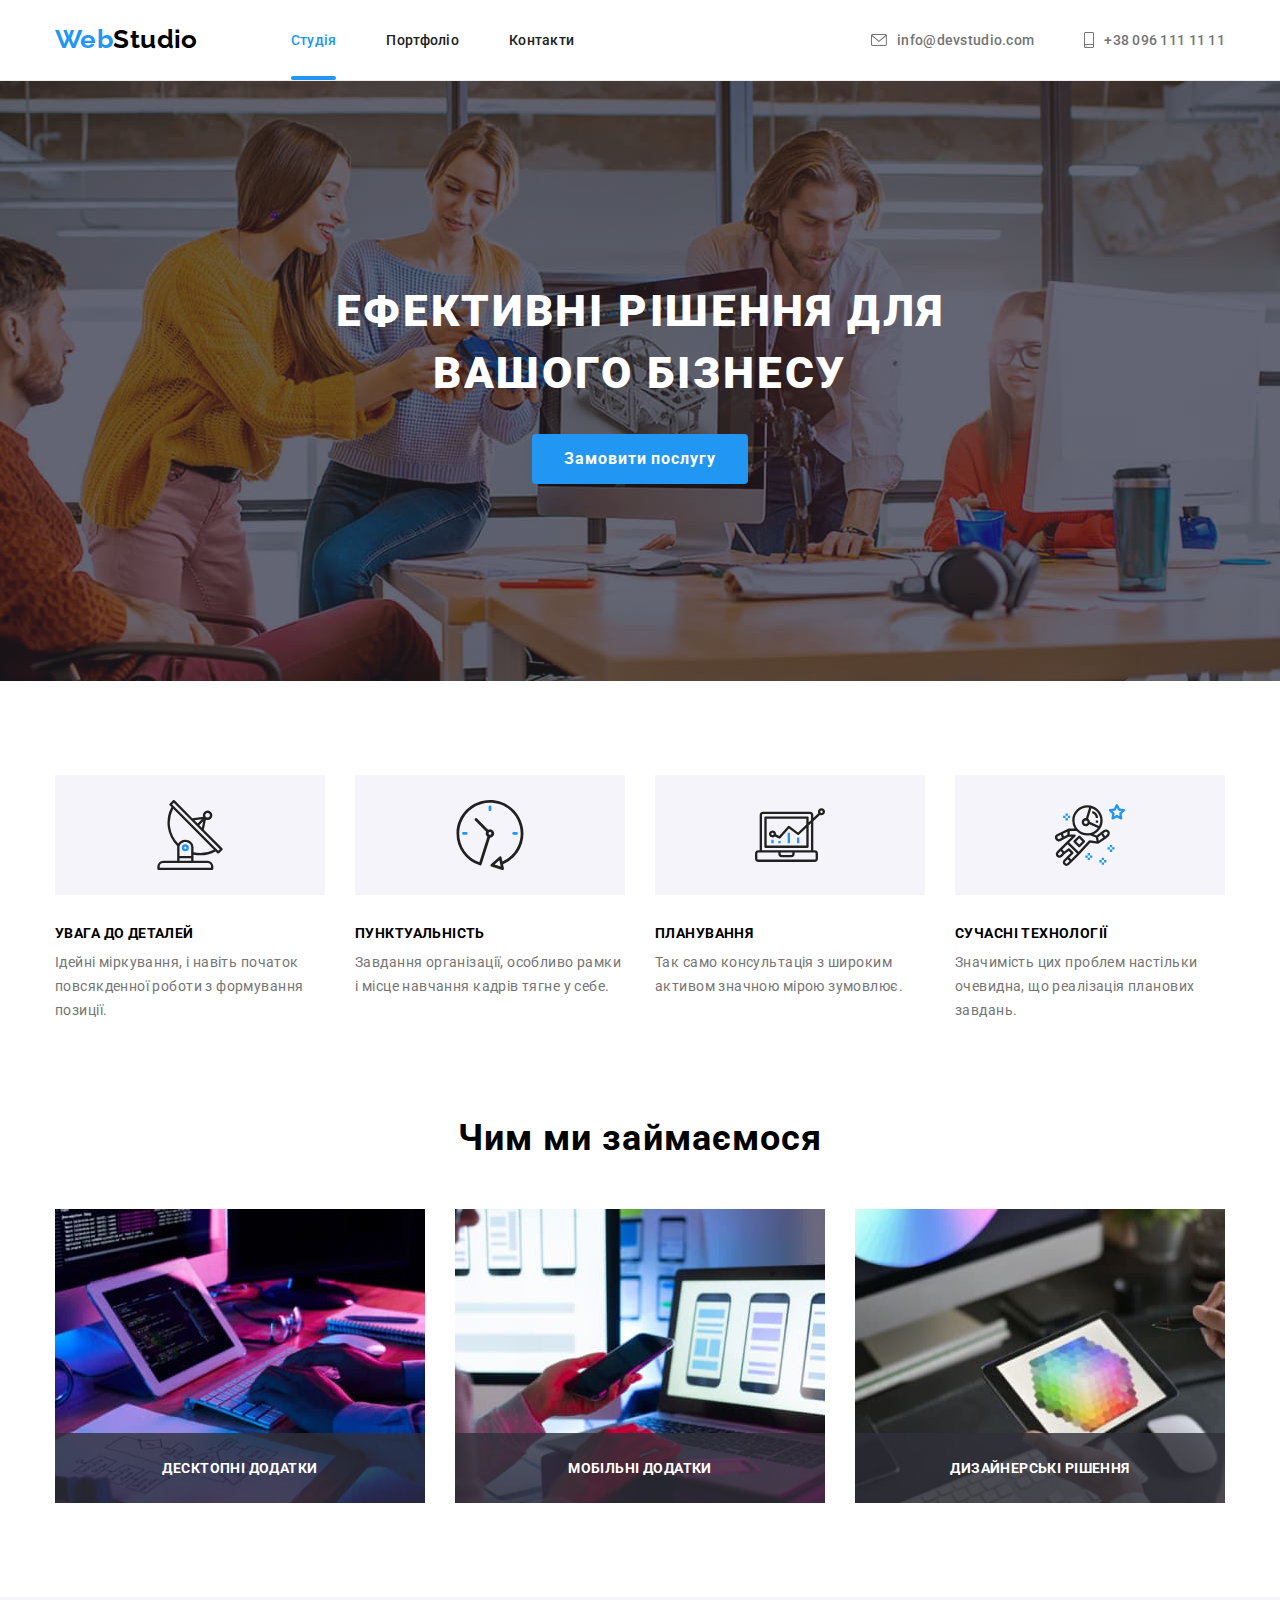
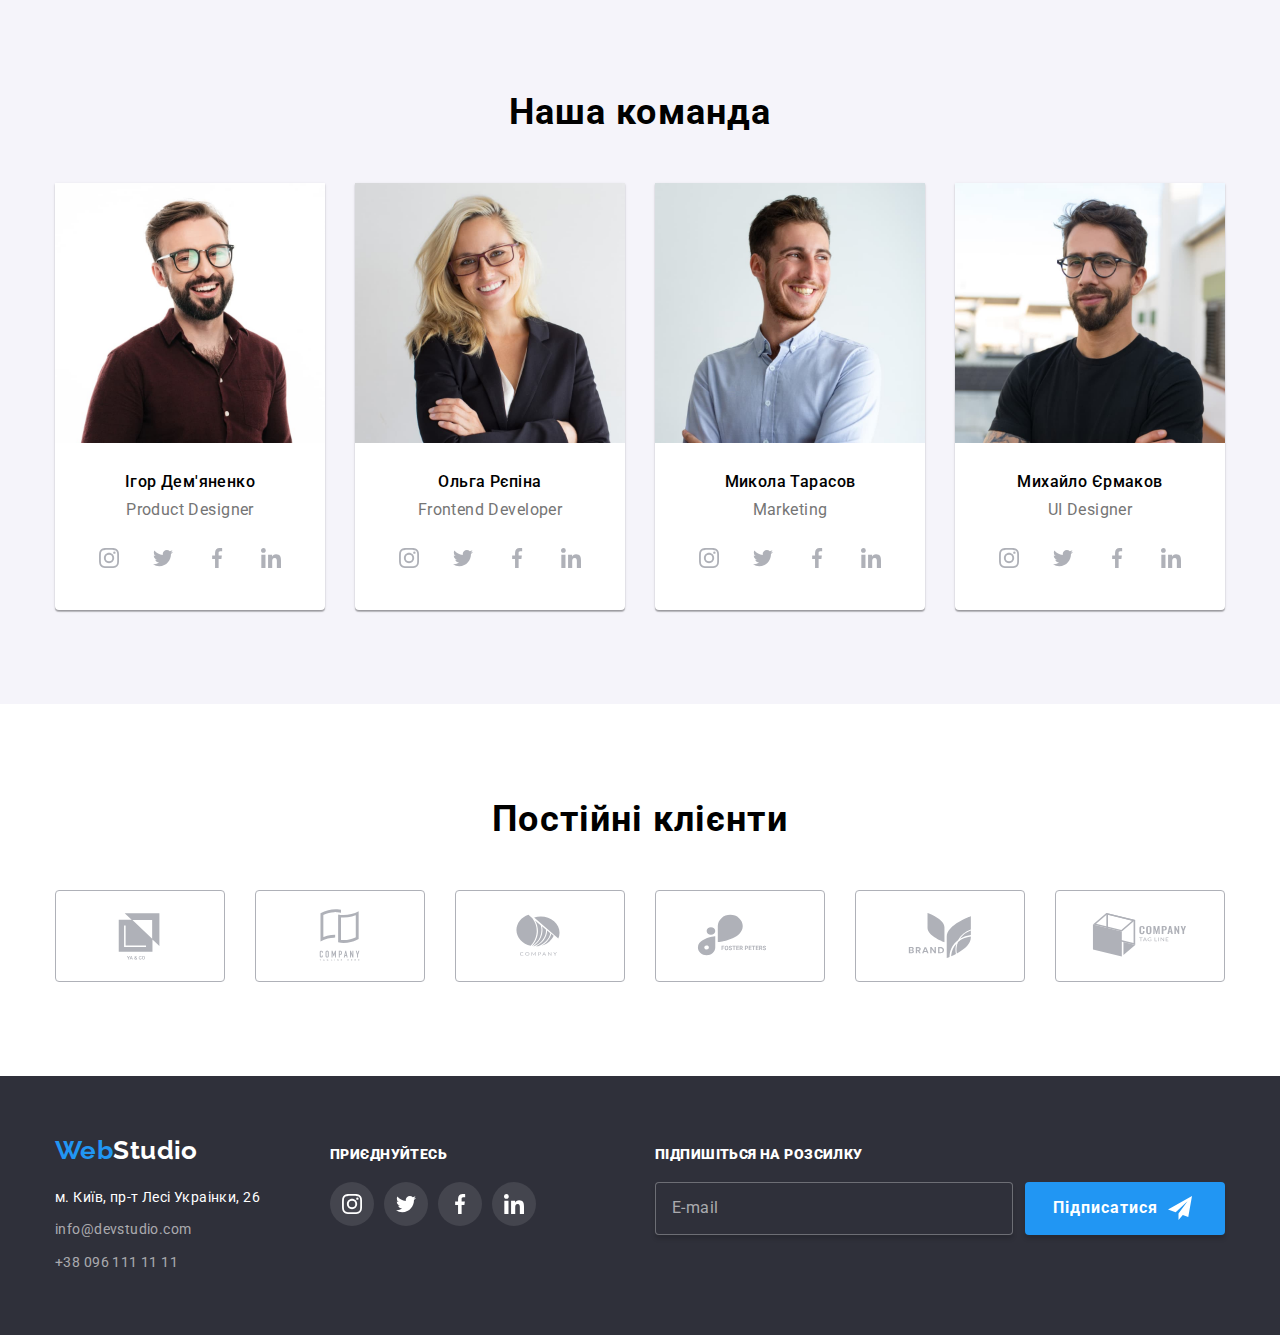
<file: index.html>
<!DOCTYPE html>
<html lang="uk">
  <head>
    <meta charset="UTF-8" />
    <meta http-equiv="X-UA-Compatible" content="IE=edge" />
    <meta name="viewport" content="width=device-width, initial-scale=1.0" />
    <title lang="en">WebStudio</title>
    <link rel="preconnect" href="https://fonts.googleapis.com" />
    <link rel="preconnect" href="https://fonts.gstatic.com" crossorigin />
    <link
      href="https://fonts.googleapis.com/css2?family=Raleway:wght@700&family=Roboto:wght@400;500;700;900&display=swap"
      rel="stylesheet"
    />
    <link
      rel="stylesheet"
      href="https://cdnjs.cloudflare.com/ajax/libs/modern-normalize/1.1.0/modern-normalize.min.css"
    />
    <!-- <link rel="stylesheet" href="./css/styles.css" /> -->
    <link rel="stylesheet" href="./css/main.min.css" />
  </head>
  <body>
    <header class="header">
      <div class="header__container container">
        <!-- logo-header -->
        <a href="./index.html" class="header__logo logo" lang="en"
          ><span class="logo-web">Web</span>Studio</a
        >

        <!-- Site navigation -->
        <nav class="nav">
          <ul class="nav__main-nav list">
            <li class="nav__item">
              <a href="./index.html" class="nav__link nav__link--current"
                >Студія</a
              >
            </li>
            <li class="nav__item">
              <a href="./portfolio.html" class="nav__link">Портфоліо</a>
            </li>
            <li class="nav__item">
              <a href="#" class="nav__link">Контакти</a>
            </li>
          </ul>
        </nav>

        <!-- Contacts -->

        <ul class="main-contact list">
          <li class="main-contact__item">
            <a href="mailto:info@devstudio.com" class="main-contact__link"
              ><svg class="main-contact__icon" width="16" height="12">
                <use href="./images/icons.svg#envelope"></use>
              </svg>
              info@devstudio.com</a
            >
          </li>
          <li class="main-contact__item">
            <a href="tel:+380961111111" class="main-contact__link"
              ><svg class="main-contact__icon" width="10" height="16">
                <use href="./images/icons.svg#smartphone"></use>
              </svg>
              +38 096 111 11 11</a
            >
          </li>
        </ul>
      </div>
    </header>

    <main>
      <!-- Hero section -->
      <section class="hero">
        <div class="hero__container container">
          <h1 class="hero__title">Ефективні рішення для вашого бізнесу</h1>
          <button type="button" class="hero__btn btn" data-modal-open>
            Замовити послугу
          </button>
        </div>
      </section>

      <!-- Features section -->
      <section class="features section">
        <div class="container">
          <h2 class="visually-hidden">Наші переваги</h2>
          <ul class="features-list list">
            <li class="features-list__item">
              <div class="features-list__meta">
                <svg class="features-list__icon" width="70" height="70">
                  <use href="./images/icons.svg#antenna"></use>
                </svg>
              </div>
              <h3 class="features-list__title">Увага до деталей</h3>
              <p class="features-list__text">
                Ідейні міркування, і навіть початок повсякденної роботи з
                формування позиції.
              </p>
            </li>
            <li class="features-list__item">
              <div class="features-list__meta">
                <svg class="features-list__icon" width="70" height="70">
                  <use href="./images/icons.svg#clock"></use>
                </svg>
              </div>
              <h3 class="features-list__title">Пунктуальність</h3>
              <p class="features-list__text">
                Завдання організації, особливо рамки і місце навчання кадрів
                тягне у себе.
              </p>
            </li>
            <li class="features-list__item">
              <div class="features-list__meta">
                <svg class="features-list__icon" width="70" height="70">
                  <use href="./images/icons.svg#diagram"></use>
                </svg>
              </div>
              <h3 class="features-list__title">Планування</h3>
              <p class="features-list__text">
                Так само консультація з широким активом значною мірою зумовлює.
              </p>
            </li>
            <li class="features-list__item">
              <div class="features-list__meta">
                <svg class="features-list__icon" width="70" height="70">
                  <use href="./images/icons.svg#astronaut"></use>
                </svg>
              </div>
              <h3 class="features-list__title">Сучасні технології</h3>
              <p class="features-list__text">
                Значимість цих проблем настільки очевидна, що реалізація
                планових завдань.
              </p>
            </li>
          </ul>
        </div>
      </section>

      <!-- Our work  -->
      <section class="about section">
        <div class="container">
          <h2 class="about__title title">Чим ми займаємося</h2>
          <ul class="job-list list">
            <li class="job-list__item">
              <img
                src="./images/img1.jpg"
                alt="Написання коду"
                width="370"
                height="294"
              />
              <div class="job-list__overlay">
                <p class="job-list__overlay-text">Десктопні додатки</p>
              </div>
            </li>
            <li class="job-list__item">
              <img
                src="./images/img2.jpg"
                alt="Розробка макету"
                width="370"
                height="294"
              />
              <div class="job-list__overlay">
                <p class="job-list__overlay-text">Мобільні додатки</p>
              </div>
            </li>
            <li class="job-list__item">
              <img
                src="./images/img3.jpg"
                alt="Графічний дизайн"
                width="370"
                height="294"
              />
              <div class="job-list__overlay">
                <p class="job-list__overlay-text">Дизайнерські рішення</p>
              </div>
            </li>
          </ul>
        </div>
      </section>

      <!-- Team section -->
      <section class="team section">
        <div class="container">
          <h2 class="team__title title">Наша команда</h2>
          <ul class="team-list list">
            <li class="team-list__item">
              <img
                src="./images/productdesigner.jpg"
                alt="Ігор Дем'яненко"
                width="270"
                height="260"
                class="team-list__photo"
              />
              <div class="team-list__meta">
                <h3 class="team-list__sub-title">Ігор Дем'яненко</h3>
                <p class="team-list__text" lang="en">Product Designer</p>
                <ul class="social-personal list">
                  <li class="social-personal__item">
                    <a
                      href=""
                      class="social-personal__icon-wrap"
                      aria-label="Instagram"
                    >
                      <svg class="social-personal__icon" width="20" height="20">
                        <use href="./images/icons.svg#instagram"></use>
                      </svg>
                    </a>
                  </li>
                  <li class="social-personal__item">
                    <a
                      href=""
                      class="social-personal__icon-wrap"
                      aria-label="Twitter"
                    >
                      <svg class="social-personal__icon" width="20" height="20">
                        <use href="./images/icons.svg#twitter"></use>
                      </svg>
                    </a>
                  </li>
                  <li class="social-personal__item">
                    <a
                      href=""
                      class="social-personal__icon-wrap"
                      aria-label="Facebook"
                    >
                      <svg class="social-personal__icon" width="20" height="20">
                        <use href="./images/icons.svg#facebook"></use>
                      </svg>
                    </a>
                  </li>
                  <li class="social-personal__item">
                    <a
                      href=""
                      class="social-personal__icon-wrap"
                      aria-label="LinkedIn"
                    >
                      <svg class="social-personal__icon" width="20" height="20">
                        <use href="./images/icons.svg#linkedin"></use>
                      </svg>
                    </a>
                  </li>
                </ul>
              </div>
            </li>
            <li class="team-list__item">
              <img
                src="./images/frontenddeveloper.jpg"
                alt="Ольга Рєпіна"
                width="270"
                height="260"
                class="team-list__photo"
              />
              <div class="team-list__meta">
                <h3 class="team-list__sub-title">Ольга Рєпіна</h3>
                <p class="team-list__text" lang="en">Frontend Developer</p>
                <ul class="social-personal list">
                  <li class="social-personal__item">
                    <a
                      href=""
                      class="social-personal__icon-wrap"
                      aria-label="Instagram"
                    >
                      <svg class="social-personal__icon" width="20" height="20">
                        <use href="./images/icons.svg#instagram"></use>
                      </svg>
                    </a>
                  </li>
                  <li class="social-personal__item">
                    <a
                      href=""
                      class="social-personal__icon-wrap"
                      aria-label="Twitter"
                    >
                      <svg class="social-personal__icon" width="20" height="20">
                        <use href="./images/icons.svg#twitter"></use>
                      </svg>
                    </a>
                  </li>
                  <li class="social-personal__item">
                    <a
                      href=""
                      class="social-personal__icon-wrap"
                      aria-label="Facebook"
                    >
                      <svg class="social-personal__icon" width="20" height="20">
                        <use href="./images/icons.svg#facebook"></use>
                      </svg>
                    </a>
                  </li>
                  <li class="social-personal__item">
                    <a
                      href=""
                      class="social-personal__icon-wrap"
                      aria-label="LinkedIn"
                    >
                      <svg class="social-personal__icon" width="20" height="20">
                        <use href="./images/icons.svg#linkedin"></use>
                      </svg>
                    </a>
                  </li>
                </ul>
              </div>
            </li>
            <li class="team-list__item">
              <img
                src="./images/marketing.jpg"
                alt="Микола Тарасов"
                width="270"
                height="260"
                class="team-list__photo"
              />
              <div class="team-list__meta">
                <h3 class="team-list__sub-title">Микола Тарасов</h3>
                <p class="team-list__text" lang="en">Marketing</p>
                <ul class="social-personal list">
                  <li class="social-personal__item">
                    <a
                      href=""
                      class="social-personal__icon-wrap"
                      aria-label="Instagram"
                    >
                      <svg class="social-personal__icon" width="20" height="20">
                        <use href="./images/icons.svg#instagram"></use>
                      </svg>
                    </a>
                  </li>
                  <li class="social-personal__item">
                    <a
                      href=""
                      class="social-personal__icon-wrap"
                      aria-label="Twitter"
                    >
                      <svg class="social-personal__icon" width="20" height="20">
                        <use href="./images/icons.svg#twitter"></use>
                      </svg>
                    </a>
                  </li>
                  <li class="social-personal__item">
                    <a
                      href=""
                      class="social-personal__icon-wrap"
                      aria-label="Facebook"
                    >
                      <svg class="social-personal__icon" width="20" height="20">
                        <use href="./images/icons.svg#facebook"></use>
                      </svg>
                    </a>
                  </li>
                  <li class="social-personal__item">
                    <a
                      href=""
                      class="social-personal__icon-wrap"
                      aria-label="LinkedIn"
                    >
                      <svg class="social-personal__icon" width="20" height="20">
                        <use href="./images/icons.svg#linkedin"></use>
                      </svg>
                    </a>
                  </li>
                </ul>
              </div>
            </li>
            <li class="team-list__item">
              <img
                src="./images/uidesigner.jpg"
                alt="Михайло Єрмаков"
                width="270"
                height="260"
                class="team-list__photo"
              />
              <div class="team-list__meta">
                <h3 class="team-list__sub-title">Михайло Єрмаков</h3>
                <p class="team-list__text" lang="en">UI Designer</p>
                <ul class="social-personal list">
                  <li class="social-personal__item">
                    <a
                      href=""
                      class="social-personal__icon-wrap"
                      aria-label="Instagram"
                    >
                      <svg class="social-personal__icon" width="20" height="20">
                        <use href="./images/icons.svg#instagram"></use>
                      </svg>
                    </a>
                  </li>
                  <li class="social-personal__item">
                    <a
                      href=""
                      class="social-personal__icon-wrap"
                      aria-label="Twitter"
                    >
                      <svg class="social-personal__icon" width="20" height="20">
                        <use href="./images/icons.svg#twitter"></use>
                      </svg>
                    </a>
                  </li>
                  <li class="social-personal__item">
                    <a
                      href=""
                      class="social-personal__icon-wrap"
                      aria-label="Facebook"
                    >
                      <svg class="social-personal__icon" width="20" height="20">
                        <use href="./images/icons.svg#facebook"></use>
                      </svg>
                    </a>
                  </li>
                  <li class="social-personal__item">
                    <a
                      href=""
                      class="social-personal__icon-wrap"
                      aria-label="LinkedIn"
                    >
                      <svg class="social-personal__icon" width="20" height="20">
                        <use href="./images/icons.svg#linkedin"></use>
                      </svg>
                    </a>
                  </li>
                </ul>
              </div>
            </li>
          </ul>
        </div>
      </section>

      <!-- Clients -->
      <section class="clients section">
        <div class="container">
          <h2 class="clients__title title">Постійні клієнти</h2>
          <ul class="clients-list list">
            <li class="clients-list__item">
              <a href="" class="clients-list__link"
                ><svg class="clients-list__icon" width="106" height="60">
                  <use href="./images/icons.svg#logo1"></use></svg
              ></a>
            </li>
            <li class="clients-list__item">
              <a href="" class="clients-list__link"
                ><svg class="clients-list__icon" width="106" height="60">
                  <use href="./images/icons.svg#logo2"></use></svg
              ></a>
            </li>
            <li class="clients-list__item">
              <a href="" class="clients-list__link"
                ><svg class="clients-list__icon" width="106" height="60">
                  <use href="./images/icons.svg#logo3"></use></svg
              ></a>
            </li>
            <li class="clients-list__item">
              <a href="" class="clients-list__link"
                ><svg class="clients-list__icon" width="106" height="60">
                  <use href="./images/icons.svg#logo4"></use></svg
              ></a>
            </li>
            <li class="clients-list__item">
              <a href="" class="clients-list__link"
                ><svg class="clients-list__icon" width="106" height="60">
                  <use href="./images/icons.svg#logo5"></use></svg
              ></a>
            </li>
            <li class="clients-list__item">
              <a href="" class="clients-list__link"
                ><svg class="clients-list__icon" width="106" height="60">
                  <use href="./images/icons.svg#logo6"></use></svg
              ></a>
            </li>
          </ul>
        </div>
      </section>

      <!-- Footer -->
      <footer class="footer">
        <div class="footer__container container">
          <div class="footer__sub-container">
            <!-- logo-footer -->
            <a href="./index.html" class="footer__logo logo" lang="en">
              <span class="logo-web">Web</span>Studio
            </a>

            <!-- Address -->
            <address class="footer__address">
              <ul class="address-list list">
                <li class="address-list__item">
                  <a
                    href="https://goo.gl/maps/CPtrU1FHBa2aNyZL9"
                    class="address-list__link address-list__link--color"
                    target="_blank"
                    rel="noopener noreferrer nofollow"
                  >
                    м. Київ, пр-т Лесі Украінки, 26
                  </a>
                </li>
                <li class="address-list__item">
                  <a href="mailto:info@devstudio.com" class="address-list__link"
                    >info@devstudio.com
                  </a>
                </li>
                <li class="address-list__item">
                  <a href="tel:+380961111111" class="address-list__link">
                    +38 096 111 11 11
                  </a>
                </li>
              </ul>
            </address>
          </div>

          <!-- Social icons -->

          <div class="footer__sub-container social-media">
            <p class="social-media__action action"><b>приєднуйтесь</b></p>
            <ul class="socials list">
              <li class="socials__item">
                <a href="" aria-label="Instagram" class="socials__wrap"
                  ><svg class="socials__icon" width="20" height="20">
                    <use href="./images/icons.svg#instagram"></use></svg
                ></a>
              </li>
              <li class="socials__item">
                <a href="" aria-label="Twitter" class="socials__wrap"
                  ><svg class="socials__icon" width="20" height="20">
                    <use href="./images/icons.svg#twitter"></use></svg
                ></a>
              </li>
              <li class="socials__item">
                <a href="" aria-label="Facebook" class="socials__wrap"
                  ><svg class="socials__icon" width="20" height="20">
                    <use href="./images/icons.svg#facebook"></use></svg
                ></a>
              </li>
              <li class="socials__item">
                <a href="" aria-label="LinkedIn" class="socials__wrap"
                  ><svg class="socials__icon" width="20" height="20">
                    <use href="./images/icons.svg#linkedin"></use></svg
                ></a>
              </li>
            </ul>
          </div>

          <!-- Subscription form -->

          <div class="footer__sub-container subscribe">
            <p class="subscribe__action action">
              <b>Підпишіться на розсилку</b>
            </p>
            <form class="subscribe__form-field">
              <label
                class="subscribe__form-label"
                for="mail"
                aria-label="subscription form"
              >
                <input
                  type="email"
                  name="mail"
                  placeholder="E-mail"
                  class="subscribe__form-input"
                />
              </label>
              <button type="submit" class="subscribe__btn btn">
                Підписатися
                <svg class="subscribe__icon" width="24" height="24">
                  <use href="./images/icons.svg#send"></use>
                </svg>
              </button>
            </form>
          </div>
        </div>
      </footer>

      <!-- Modal -->
      <div class="backdrop is-hidden" data-modal>
        <div class="modal">
          <button type="button" class="modal__btn" data-modal-close>
            <svg class="modal__icon-close" width="18" height="18">
              <use href="./images/icons.svg#close-btn"></use>
            </svg>
          </button>
          <p class="modal__text">Залиште свої дані, ми вам передзвонимо</p>

          <!-- Form -->

          <form class="modal-form" autocomplete="off">
            <!-- Name -->
            <label for="name" class="modal-form__label">
              <span class="modal-form__text">Ім'я</span>
              <svg class="modal-form__icon" width="18" height="18">
                <use href="./images/icons.svg#name-form"></use>
              </svg>
              <input
                type="text"
                name="name"
                id="name"
                class="modal-form__input"
                autofocus
              />
            </label>

            <!-- Phone -->
            <label for="phone" class="modal-form__label">
              <span class="modal-form__text">Телефон</span>
              <svg class="modal-form__icon" width="18" height="18">
                <use href="./images/icons.svg#phone-form"></use>
              </svg>
              <input
                type="tel"
                name="phone"
                id="phone"
                class="modal-form__input"
              />
            </label>

            <!-- Email -->
            <label for="email" class="modal-form__label">
              <span class="modal-form__text">Пошта</span>
              <svg class="modal-form__icon" width="18" height="18">
                <use href="./images/icons.svg#mail-form"></use>
              </svg>
              <input
                type="email"
                name="email"
                id="email"
                class="modal-form__input"
              />
            </label>

            <!-- Comment -->
            <label for="comments" class="modal-form__label form-comment">
              <span class="modal-form__text form-comment__text">Коментар</span>
              <textarea
                class="form-comment__field"
                name="comments"
                id="comments"
                cols="30"
                rows="10"
                placeholder="Введіть текст"
              ></textarea>
            </label>

            <!-- Checkbox agreement -->
            <label class="modal-form__checkbox checkbox" for="agreement">
              <div class="checkbox__field">
                <input
                  class="checkbox__input"
                  type="checkbox"
                  name="agreement"
                  id="agreement"
                />
                <span class="checkbox__icon" aria-label="checkbox"></span>
                <span class="checkbox__text">
                  Погоджуюся з розсилкою та приймаю
                  <a href="" class="checkbox__link">Умови договору</a>
                </span>
              </div>
            </label>

            <!-- Submit button -->
            <button type="submit" class="modal-form__btn btn">
              Відправити
            </button>
          </form>
        </div>
      </div>

      <!-- JS script -->
      <script src="./js/modal.js"></script>
    </main>
  </body>
</html>
</file>
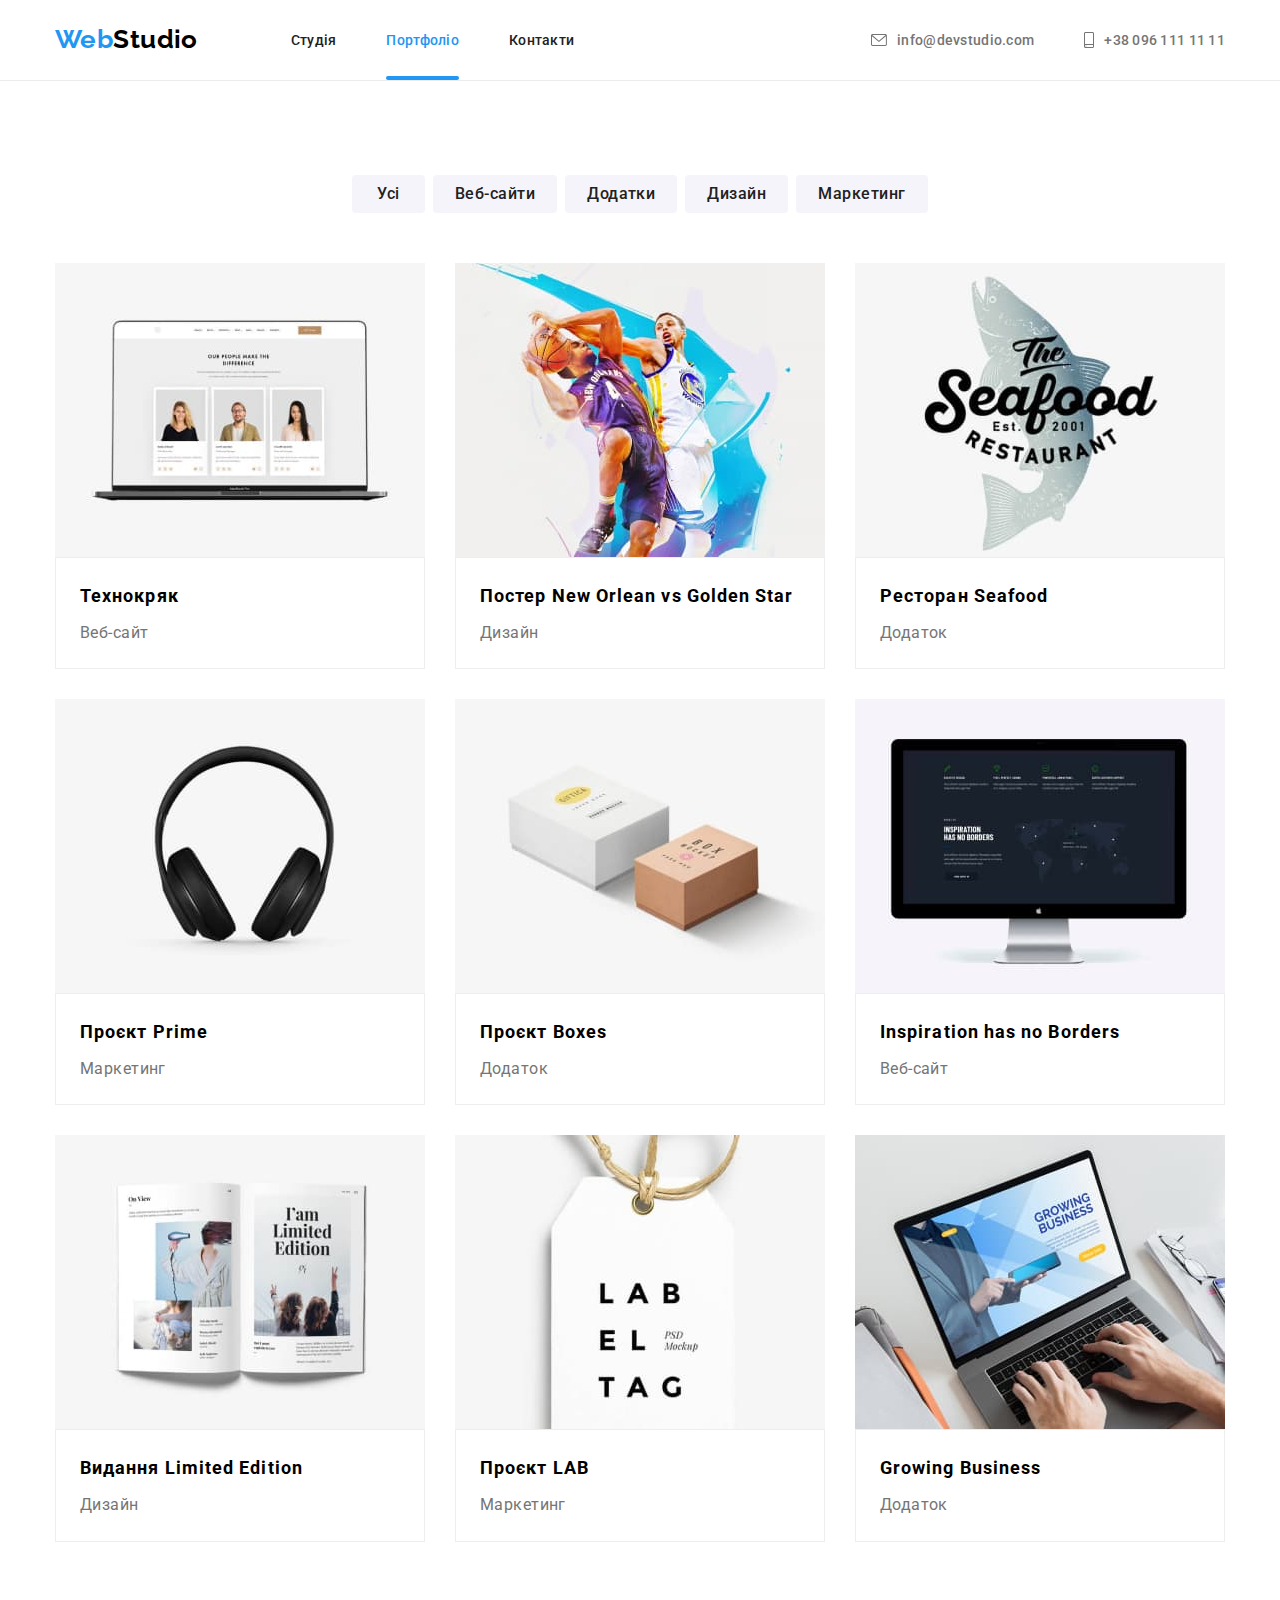
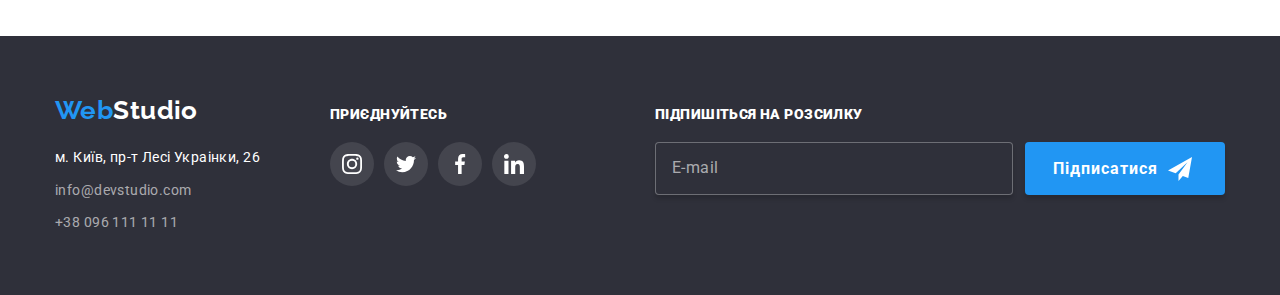
<file: portfolio.html>
<!DOCTYPE html>
<html lang="uk">
  <head>
    <meta charset="UTF-8" />
    <meta http-equiv="X-UA-Compatible" content="IE=edge" />
    <meta name="viewport" content="width=device-width, initial-scale=1.0" />
    <title lang="en">WebStudio</title>
    <link rel="preconnect" href="https://fonts.googleapis.com" />
    <link rel="preconnect" href="https://fonts.gstatic.com" crossorigin />
    <link
      href="https://fonts.googleapis.com/css2?family=Raleway:wght@700&family=Roboto:wght@400;500;700;900&display=swap"
      rel="stylesheet"
    />
    <link
      rel="stylesheet"
      href="https://cdnjs.cloudflare.com/ajax/libs/modern-normalize/1.1.0/modern-normalize.min.css"
    />
    <!-- <link rel="stylesheet" href="./css/styles.css" /> -->
    <link rel="stylesheet" href="./css/main.min.css" />
  </head>
  <body>
    <header class="header">
      <div class="header__container container">
        <!-- logo-header -->
        <a href="./index.html" class="header__logo logo" lang="en"
          ><span class="logo-web">Web</span>Studio</a
        >

        <!-- Site navigation -->
        <nav class="nav">
          <ul class="nav__main-nav list">
            <li class="nav__item">
              <a href="./index.html" class="nav__link">Студія</a>
            </li>
            <li class="nav__item">
              <a href="./portfolio.html" class="nav__link nav__link--current"
                >Портфоліо</a
              >
            </li>
            <li class="nav__item">
              <a href="#" class="nav__link">Контакти</a>
            </li>
          </ul>
        </nav>

        <!-- Contacts -->

        <ul class="main-contact list">
          <li class="main-contact__item">
            <a href="mailto:info@devstudio.com" class="main-contact__link"
              ><svg class="main-contact__icon" width="16" height="12">
                <use href="./images/icons.svg#envelope"></use>
              </svg>
              info@devstudio.com</a
            >
          </li>
          <li class="main-contact__item">
            <a href="tel:+380961111111" class="main-contact__link"
              ><svg class="main-contact__icon" width="10" height="16">
                <use href="./images/icons.svg#smartphone"></use>
              </svg>
              +38 096 111 11 11</a
            >
          </li>
        </ul>
      </div>
    </header>

    <main>
      <!-- Portfolio section -->

      <section class="portfolio section">
        <div class="portfolio__container container">
          <h1 class="visually-hidden">Портфоліо</h1>

          <!-- Navigation buttons -->

          <ul class="project-nav list">
            <li class="project-nav__item">
              <button
                type="button"
                class="project-nav__btn project-nav__btn--all btn"
              >
                Усі
              </button>
            </li>
            <li class="project-nav__item">
              <button type="button" class="project-nav__btn btn">
                Веб-сайти
              </button>
            </li>
            <li class="project-nav__item">
              <button type="button" class="project-nav__btn btn">
                Додатки
              </button>
            </li>
            <li class="project-nav__item">
              <button type="button" class="project-nav__btn btn">Дизайн</button>
            </li>
            <li class="project-nav__item">
              <button type="button" class="project-nav__btn btn">
                Маркетинг
              </button>
            </li>
          </ul>

          <!-- Portfolio cards -->

          <ul class="project-list list">
            <li class="project-list__item">
              <a href="#" class="project-list__link">
                <div class="project-list__thumb">
                  <img
                    src="./images/project1.jpg"
                    alt="Сайт відкритий на ноутбуці"
                    width="370"
                    height="294"
                  />
                  <div class="project-list__overlay">
                    <p class="project-list__text-overlay">
                      Ресурс пропонує комплексні пропозиції з різним рівнем
                      функціоналу та сервісів. Все це дозволить відвідувачу
                      отримати вичерпні відомості про компанію чи приватну
                      особу.
                    </p>
                  </div>
                </div>
                <div class="project-list__meta">
                  <h2 class="project-list__title">Технокряк</h2>
                  <p class="project-list__text">Веб-сайт</p>
                </div>
              </a>
            </li>
            <li class="project-list__item">
              <a href="#" class="project-list__link">
                <div class="project-list__thumb">
                  <img
                    src="./images/project2.jpg"
                    alt="Два баскетболісти змагаються за м'яч"
                    width="370"
                    height="294"
                  />
                  <div class="project-list__overlay">
                    <p class="project-list__text-overlay">
                      Lorem ipsum, dolor sit amet consectetur adipisicing elit.
                      Perspiciatis fuga voluptatibus cum numquam illum ea eum,
                      tempora aspernatur pariatur impedit.
                    </p>
                  </div>
                </div>
                <div class="project-list__meta">
                  <h2 class="project-list__title">
                    Постер New Orlean vs Golden Star
                  </h2>
                  <p class="project-list__text">Дизайн</p>
                </div>
              </a>
            </li>
            <li class="project-list__item">
              <a href="#" class="project-list__link">
                <div class="project-list__thumb">
                  <img
                    src="./images/project3.jpg"
                    alt="Логотип рестрану Seafood"
                    width="370"
                    height="294"
                  />
                  <div class="project-list__overlay">
                    <p class="project-list__text-overlay">
                      Lorem ipsum dolor sit amet consectetur adipisicing elit.
                      Pariatur dolorem saepe illo fuga laboriosam provident
                      impedit soluta quasi adipisci quidem.
                    </p>
                  </div>
                </div>
                <div class="project-list__meta">
                  <h2 class="project-list__title">Ресторан Seafood</h2>
                  <p class="project-list__text">Додаток</p>
                </div>
              </a>
            </li>
            <li class="project-list__item">
              <a href="#" class="project-list__link">
                <div class="project-list__thumb">
                  <img
                    src="./images/project4.jpg"
                    alt="Чорні навушники"
                    width="370"
                    height="294"
                  />
                  <div class="project-list__overlay">
                    <p class="project-list__text-overlay">
                      Lorem ipsum, dolor sit amet consectetur adipisicing elit.
                      In delectus dicta nemo. Necessitatibus nulla eum,
                      voluptatibus consequuntur dolor aperiam? Laboriosam?
                    </p>
                  </div>
                </div>
                <div class="project-list__meta">
                  <h2 class="project-list__title">Проєкт Prime</h2>
                  <p class="project-list__text">Маркетинг</p>
                </div>
              </a>
            </li>
            <li class="project-list__item">
              <a href="#" class="project-list__link">
                <div class="project-list__thumb">
                  <img
                    src="./images/project5.jpg"
                    alt="Проєкт Boxes"
                    width="370"
                    height="294"
                  />
                  <div class="project-list__overlay">
                    <p class="project-list__text-overlay">
                      Lorem ipsum dolor, sit amet consectetur adipisicing elit.
                      Quis laborum aliquam possimus esse nostrum cumque ratione
                      eveniet voluptas sequi iste.
                    </p>
                  </div>
                </div>
                <div class="project-list__meta">
                  <h2 class="project-list__title">Проєкт Boxes</h2>
                  <p class="project-list__text">Додаток</p>
                </div>
              </a>
            </li>
            <li class="project-list__item">
              <a href="#" class="project-list__link">
                <div class="project-list__thumb">
                  <img
                    src="./images/project6.jpg"
                    alt="Відображення веб-сайту на комп'ютері"
                    width="370"
                    height="294"
                  />
                  <div class="project-list__overlay">
                    <p class="project-list__text-overlay">
                      Lorem ipsum dolor sit amet consectetur, adipisicing elit.
                      Corrupti perferendis doloremque quos sed officia possimus
                      unde aliquid modi vitae dolorem.
                    </p>
                  </div>
                </div>
                <div class="project-list__meta">
                  <h2 class="project-list__title">
                    Inspiration has no Borders
                  </h2>
                  <p class="project-list__text">Веб-сайт</p>
                </div>
              </a>
            </li>
            <li class="project-list__item">
              <a href="#" class="project-list__link">
                <div class="project-list__thumb">
                  <img
                    src="./images/project7.jpg"
                    alt="Розгорнуті сторінки журналу"
                    width="370"
                    height="294"
                  />
                  <div class="project-list__overlay">
                    <p class="project-list__text-overlay">
                      Lorem ipsum dolor sit amet consectetur adipisicing elit.
                      Necessitatibus temporibus enim nobis mollitia deleniti
                      atque cupiditate minus id. Ad, rem.
                    </p>
                  </div>
                </div>
                <div class="project-list__meta">
                  <h2 class="project-list__title">Видання Limited Edition</h2>
                  <p class="project-list__text">Дизайн</p>
                </div>
              </a>
            </li>
            <li class="project-list__item">
              <a href="#" class="project-list__link">
                <div class="project-list__thumb">
                  <img
                    src="./images/project8.jpg"
                    alt="Проєкт LAB"
                    width="370"
                    height="294"
                  />
                  <div class="project-list__overlay">
                    <p class="project-list__text-overlay">
                      Lorem ipsum dolor sit amet consectetur adipisicing elit.
                      Nulla deleniti modi dolorum neque perferendis officiis
                      nemo. Animi fugit asperiores voluptatem.
                    </p>
                  </div>
                </div>
                <div class="project-list__meta">
                  <h2 class="project-list__title">Проєкт LAB</h2>
                  <p class="project-list__text">Маркетинг</p>
                </div>
              </a>
            </li>
            <li class="project-list__item">
              <a href="#" class="project-list__link">
                <div class="project-list__thumb">
                  <img
                    src="./images/project9.jpg"
                    alt="Ноутбук із відкритим додатком Growing Business"
                    width="370"
                    height="294"
                  />
                  <div class="project-list__overlay">
                    <p class="project-list__text-overlay">
                      Lorem ipsum dolor sit amet consectetur adipisicing elit.
                      Molestiae fugiat laudantium necessitatibus, commodi saepe
                      quo similique labore a dolorem maxime!
                    </p>
                  </div>
                </div>
                <div class="project-list__meta">
                  <h2 class="project-list__title">Growing Business</h2>
                  <p class="project-list__text">Додаток</p>
                </div>
              </a>
            </li>
          </ul>
        </div>
      </section>
    </main>

    <!-- Footer -->
    <footer class="footer">
      <div class="footer__container container">
        <div class="footer__sub-container">
          <!-- logo-footer -->
          <a href="./index.html" class="footer__logo logo" lang="en">
            <span class="logo-web">Web</span>Studio
          </a>

          <!-- Address -->
          <address class="footer__address">
            <ul class="address-list list">
              <li class="address-list__item">
                <a
                  href="https://goo.gl/maps/CPtrU1FHBa2aNyZL9"
                  class="address-list__link address-list__link--color"
                  target="_blank"
                  rel="noopener noreferrer nofollow"
                >
                  м. Київ, пр-т Лесі Украінки, 26
                </a>
              </li>
              <li class="address-list__item">
                <a href="mailto:info@devstudio.com" class="address-list__link"
                  >info@devstudio.com
                </a>
              </li>
              <li class="address-list__item">
                <a href="tel:+380961111111" class="address-list__link">
                  +38 096 111 11 11
                </a>
              </li>
            </ul>
          </address>
        </div>

        <!-- Social icons -->

        <div class="footer__sub-container social-media">
          <p class="social-media__action action"><b>приєднуйтесь</b></p>
          <ul class="socials list">
            <li class="socials__item">
              <a href="" aria-label="Instagram" class="socials__wrap"
                ><svg class="socials__icon" width="20" height="20">
                  <use href="./images/icons.svg#instagram"></use></svg
              ></a>
            </li>
            <li class="socials__item">
              <a href="" aria-label="Twitter" class="socials__wrap"
                ><svg class="socials__icon" width="20" height="20">
                  <use href="./images/icons.svg#twitter"></use></svg
              ></a>
            </li>
            <li class="socials__item">
              <a href="" aria-label="Facebook" class="socials__wrap"
                ><svg class="socials__icon" width="20" height="20">
                  <use href="./images/icons.svg#facebook"></use></svg
              ></a>
            </li>
            <li class="socials__item">
              <a href="" aria-label="LinkedIn" class="socials__wrap"
                ><svg class="socials__icon" width="20" height="20">
                  <use href="./images/icons.svg#linkedin"></use></svg
              ></a>
            </li>
          </ul>
        </div>

        <!-- Subscription form -->

        <div class="footer__sub-container subscribe">
          <p class="subscribe__action action">
            <b>Підпишіться на розсилку</b>
          </p>
          <form class="subscribe__form-field">
            <label
              class="subscribe__form-label"
              for="mail"
              aria-label="subscription form"
            >
              <input
                type="email"
                name="mail"
                placeholder="E-mail"
                class="subscribe__form-input"
              />
            </label>
            <button type="submit" class="subscribe__btn btn">
              Підписатися
              <svg class="subscribe__icon" width="24" height="24">
                <use href="./images/icons.svg#send"></use>
              </svg>
            </button>
          </form>
        </div>
      </div>
    </footer>
  </body>
</html>
</file>
<file: css/main.min.css>
:root{--main-white-cl: #ffffff;--main-txt-cl: #212121;--secondary-txt-cl: #757575;--accent-color: #2196f3;--secondary-bg-cl: #f5f4fa;--footer-bg-cl: #2f303a;--main-footer-txt-cl: rgba(255, 255, 255, 0.6);--logo-header-cl: #000000;--header-border-cl: #ececec;--portfolio-border-cl: #eeeeee;--inactive-icon-cl: #afb1b8;--overlay-bg-cl: rgba(47, 48, 58, 0.8);--gradient-cl: rgba(47, 48, 58, 0.4);--portfolio-overlay-bg: rgba(33, 150, 243, 0.9);--backdrop-bg-cl: rgba(0, 0, 0, 0.2);--time-function: cubic-bezier(0.4, 0, 0.2, 1)}.visually-hidden{position:absolute;width:1px;height:1px;margin:-1px;border:0;padding:0;white-space:nowrap;-webkit-clip-path:inset(100%);clip-path:inset(100%);clip:rect(0 0 0 0);overflow:hidden}.address-list__link,.main-contact__link,.nav__link{-webkit-transition:color 250ms var(--time-function);transition:color 250ms var(--time-function)}body{color:var(--main-text-color);background-color:var(--main-white-cl);font-family:"Roboto","Raleway",sans-serif;font-size:14px;letter-spacing:.03em}h1,h2,h3,h4,h5,h6,p{margin:0}img{display:block;width:100%;height:auto}.list{padding:0;margin:0;list-style-type:none}.section{padding-top:94px;padding-bottom:94px}.container{width:1200px;margin:0 auto;padding:0 15px}.btn{border:none;border-radius:4px;color:var(--main-white-cl);font-family:"Roboto","Raleway",sans-serif;font-size:16px;font-weight:700;line-height:1.88;letter-spacing:.06em;background-color:var(--accent-color);cursor:pointer}.title{margin-bottom:50px;text-align:center;font-weight:700;font-size:36px;letter-spacing:.03em;line-height:1.17}.logo{font-size:26px;font-weight:700;font-family:"Raleway",sans-serif;text-decoration:none}.logo-web{color:var(--accent-color)}.action{margin-bottom:20px;color:var(--main-white-cl);font-weight:700;letter-spacing:.03em;text-transform:uppercase;line-height:1.17}.header{border-bottom:1px solid var(--header-border-cl)}.header__container{display:-webkit-box;display:-ms-flexbox;display:flex;-webkit-box-align:center;-ms-flex-align:center;align-items:center}.header__logo{color:var(--logo-header-cl)}.nav{margin-left:93px}.nav__main-nav{display:-webkit-box;display:-ms-flexbox;display:flex}.nav__item:not(:first-child){margin-left:50px}.nav__link{display:block;padding-top:32px;padding-bottom:32px;color:var(--main-txt-cl);text-decoration:none;letter-spacing:.02em;font-weight:500}.nav__link:hover,.nav__link:focus{color:var(--accent-color)}.nav__link--current{position:relative;color:var(--accent-color)}.nav__link--current::after{content:"";position:absolute;left:0;bottom:0%;display:block;width:100%;height:4px;background-color:var(--accent-color);border-radius:2px}.main-contact{display:-webkit-box;display:-ms-flexbox;display:flex;margin-left:auto}.main-contact__item{display:-webkit-box;display:-ms-flexbox;display:flex;-webkit-box-align:center;-ms-flex-align:center;align-items:center}.main-contact__item:not(:first-child){margin-left:50px}.main-contact__link{display:-webkit-box;display:-ms-flexbox;display:flex;-webkit-box-align:center;-ms-flex-align:center;align-items:center;color:var(--secondary-txt-cl);text-decoration:none;letter-spacing:.02em;font-weight:500}.main-contact__link:hover,.main-contact__link:focus{color:var(--accent-color);fill:var(--accent-color)}.main-contact__icon{margin-right:10px;fill:currentColor}.hero{padding-top:200px;padding-bottom:200px;text-align:center;max-width:1600px;height:600px;margin-right:auto;margin-left:auto;background-color:#c4c4c4;background-image:-webkit-gradient(linear, left top, right top, from(var(--gradient-cl)), to(var(--gradient-cl))),url("../images/hero-background.jpg");background-image:linear-gradient(to right, var(--gradient-cl), var(--gradient-cl)),url("../images/hero-background.jpg");background-repeat:no-repeat;background-position:center;background-size:cover}.hero__title{margin:0 auto 30px auto;width:696px;color:var(--main-white-cl);font-size:44px;font-weight:900;line-height:1.4;letter-spacing:.06em;text-transform:uppercase}.hero__btn{display:inline-block;min-width:216px;padding:10px 32px}.features{padding-bottom:0}.features-list{display:-webkit-box;display:-ms-flexbox;display:flex;-webkit-box-align:start;-ms-flex-align:start;align-items:flex-start}.features-list__item{width:calc((100% - 90px)/4)}.features-list__item:not(:last-child){margin-right:30px}.features-list__meta{display:-webkit-box;display:-ms-flexbox;display:flex;width:270px;height:120px;margin-bottom:30px;-webkit-box-align:center;-ms-flex-align:center;align-items:center;-webkit-box-pack:center;-ms-flex-pack:center;justify-content:center;background-color:var(--secondary-bg-cl)}.features-list__title{margin-bottom:10px;font-size:14px;font-weight:700;letter-spacing:.03em;text-transform:uppercase}.features-list__text{color:var(--secondary-txt-cl);line-height:1.7;letter-spacing:.03em}.job-list{display:-webkit-box;display:-ms-flexbox;display:flex}.job-list__item{position:relative}.job-list__item:not(:last-child){margin-right:30px}.job-list__overlay{display:-webkit-box;display:-ms-flexbox;display:flex;-webkit-box-pack:center;-ms-flex-pack:center;justify-content:center;-webkit-box-align:center;-ms-flex-align:center;align-items:center;position:absolute;bottom:0;left:0;width:100%;height:70px;background-color:var(--overlay-bg-cl)}.job-list__overlay-text{color:var(--main-white-cl);font-weight:700;line-height:1.17;letter-spacing:.03em;text-transform:uppercase}.team{background-color:var(--secondary-bg-cl)}.team-list{display:-webkit-box;display:-ms-flexbox;display:flex}.team-list__item{background:var(--main-white-cl);-webkit-box-shadow:0px 1px 3px rgba(0,0,0,.12),0px 1px 1px rgba(0,0,0,.14),0px 2px 1px rgba(0,0,0,.2);box-shadow:0px 1px 3px rgba(0,0,0,.12),0px 1px 1px rgba(0,0,0,.14),0px 2px 1px rgba(0,0,0,.2);border-radius:0px 0px 4px 4px}.team-list__item:not(:last-child){margin-right:30px}.team-list__sub-title{margin-bottom:10px;font-size:16px;font-weight:500}.team-list__text{margin-bottom:16px;color:var(--secondary-txt-cl);font-size:16px}.team-list__meta{padding-top:30px;padding-bottom:30px;text-align:center}.social-personal{display:-webkit-box;display:-ms-flexbox;display:flex;-webkit-box-pack:center;-ms-flex-pack:center;justify-content:center}.social-personal__item:not(:last-child){margin-right:10px}.social-personal__icon-wrap{display:-webkit-inline-box;display:-ms-inline-flexbox;display:inline-flex;width:44px;height:44px;-webkit-box-pack:center;-ms-flex-pack:center;justify-content:center;-webkit-box-align:center;-ms-flex-align:center;align-items:center;border-radius:50%;color:var(--inactive-icon-cl);-webkit-transition:color 250ms var(--time-function),background-color 250ms var(--time-function);transition:color 250ms var(--time-function),background-color 250ms var(--time-function)}.social-personal__icon-wrap:hover,.social-personal__icon-wrap:focus{color:var(--main-white-cl);background-color:var(--accent-color)}.social-personal__icon{fill:currentColor}.clients-list{display:-webkit-box;display:-ms-flexbox;display:flex;-webkit-box-align:center;-ms-flex-align:center;align-items:center;-webkit-box-pack:center;-ms-flex-pack:center;justify-content:center}.clients-list__item:not(:last-child){margin-right:30px}.clients-list__link{display:-webkit-box;display:-ms-flexbox;display:flex;width:170px;height:92px;-webkit-box-align:center;-ms-flex-align:center;align-items:center;-webkit-box-pack:center;-ms-flex-pack:center;justify-content:center;border:1px solid var(--inactive-icon-cl);border-radius:4px;color:var(--inactive-icon-cl);-webkit-transition:color 250ms var(--time-function),border-color 250ms var(--time-function);transition:color 250ms var(--time-function),border-color 250ms var(--time-function)}.clients-list__link:hover,.clients-list__link:focus{color:var(--accent-color);border-color:var(--accent-color)}.clients-list__icon{fill:currentColor}.footer{padding-top:60px;padding-bottom:60px;background-color:var(--footer-bg-cl)}.footer__container{display:-webkit-box;display:-ms-flexbox;display:flex;-webkit-box-align:baseline;-ms-flex-align:baseline;align-items:baseline}.footer__logo{display:inline-block;margin-bottom:20px;color:var(--main-white-cl)}.footer__sub-container:not(:last-child){margin-right:70px}.address-list__item:not(:last-child){margin-bottom:9px}.address-list__link{font-style:normal;line-height:1.7;text-decoration:none;color:var(--main-footer-txt-cl)}.address-list__link--color{color:var(--main-white-cl)}.address-list__link:hover,.address-list__link:focus{color:var(--accent-color)}.social-media:not(:last-child){margin-right:70px}.social-media:nth-child(2){margin-right:auto}.socials{display:-webkit-box;display:-ms-flexbox;display:flex}.socials__item:not(:last-child){margin-right:10px}.socials__wrap{display:-webkit-inline-box;display:-ms-inline-flexbox;display:inline-flex;width:44px;height:44px;-webkit-box-pack:center;-ms-flex-pack:center;justify-content:center;-webkit-box-align:center;-ms-flex-align:center;align-items:center;border-radius:50%;color:var(--main-white-cl);background-color:rgba(255,255,255,.1);-webkit-transition:background-color 250ms var(--time-function);transition:background-color 250ms var(--time-function)}.socials__wrap:hover,.socials__wrap:focus{background-color:var(--accent-color)}.socials__icon{fill:currentColor}.subscribe{display:-webkit-box;display:-ms-flexbox;display:flex;-webkit-box-orient:vertical;-webkit-box-direction:normal;-ms-flex-direction:column;flex-direction:column}.subscribe__form-field{display:-webkit-box;display:-ms-flexbox;display:flex;width:570px}.subscribe__form-input{margin-right:12px;padding-top:15px;padding-bottom:15px;padding-left:16px;width:358px;color:var(--main-footer-txt-cl);font-size:16px;font-weight:400;line-height:1.3;letter-spacing:.03em;background-color:var(--footer-bg-cl);border-radius:4px;border:1px solid rgba(255,255,255,.3);-webkit-box-shadow:0px 4px 4px rgba(0,0,0,.15);box-shadow:0px 4px 4px rgba(0,0,0,.15)}.subscribe__form-input::-webkit-input-placeholder{color:var(--main-footer-txt-cl)}.subscribe__form-input::-moz-placeholder{color:var(--main-footer-txt-cl)}.subscribe__form-input:-ms-input-placeholder{color:var(--main-footer-txt-cl)}.subscribe__form-input::-ms-input-placeholder{color:var(--main-footer-txt-cl)}.subscribe__form-input::placeholder{color:var(--main-footer-txt-cl)}.subscribe__btn{display:-webkit-box;display:-ms-flexbox;display:flex;-webkit-box-align:center;-ms-flex-align:center;align-items:center;margin:0;min-width:200px;padding:10px 28px;-webkit-box-shadow:0px 4px 4px rgba(0,0,0,.15);box-shadow:0px 4px 4px rgba(0,0,0,.15)}.subscribe__icon{margin-left:10px;fill:var(--main-white-cl)}.project-nav{display:-webkit-box;display:-ms-flexbox;display:flex;-webkit-box-pack:center;-ms-flex-pack:center;justify-content:center;margin-bottom:50px}.project-nav__item:not(:last-child){margin-right:8px}.project-nav__btn{display:block;padding:6px 22px;background-color:var(--secondary-bg-cl);color:var(--main-txt-cl);font-weight:500;line-height:1.6;letter-spacing:.03em;-webkit-transition:color 250ms var(--time-function),background-color 250ms var(--time-function),-webkit-box-shadow 250ms var(--time-function);transition:color 250ms var(--time-function),background-color 250ms var(--time-function),-webkit-box-shadow 250ms var(--time-function);transition:color 250ms var(--time-function),background-color 250ms var(--time-function),box-shadow 250ms var(--time-function);transition:color 250ms var(--time-function),background-color 250ms var(--time-function),box-shadow 250ms var(--time-function),-webkit-box-shadow 250ms var(--time-function)}.project-nav__btn--all{padding-right:25px;padding-left:25px}.project-nav__btn:hover,.project-nav__btn:focus{color:var(--main-white-cl);background-color:var(--accent-color);-webkit-box-shadow:0px 3px 1px rgba(0,0,0,.1),0px 1px 2px rgba(0,0,0,.08),0px 2px 2px rgba(0,0,0,.12);box-shadow:0px 3px 1px rgba(0,0,0,.1),0px 1px 2px rgba(0,0,0,.08),0px 2px 2px rgba(0,0,0,.12)}.project-list{display:-webkit-box;display:-ms-flexbox;display:flex;-ms-flex-wrap:wrap;flex-wrap:wrap}.project-list__item{width:calc((100% - 60px)/3)}.project-list__item:not(:nth-child(3n)){margin-right:30px}.project-list__item:not(:nth-last-child(-n+3)){margin-bottom:30px}.project-list__link{display:block;color:inherit;text-decoration:none;-webkit-transition:-webkit-box-shadow 250ms var(--time-function);transition:-webkit-box-shadow 250ms var(--time-function);transition:box-shadow 250ms var(--time-function);transition:box-shadow 250ms var(--time-function), -webkit-box-shadow 250ms var(--time-function)}.project-list__link:hover,.project-list__link:focus{-webkit-box-shadow:0px 1px 1px rgba(0,0,0,.12),0px 4px 4px rgba(0,0,0,.06),1px 4px 6px rgba(0,0,0,.16);box-shadow:0px 1px 1px rgba(0,0,0,.12),0px 4px 4px rgba(0,0,0,.06),1px 4px 6px rgba(0,0,0,.16)}.project-list__meta{padding:20px 24px;border:1px solid var(--portfolio-border-cl)}.project-list__title{margin-bottom:4px;font-size:18px;font-weight:700;line-height:2;letter-spacing:.06em}.project-list__text{color:var(--secondary-txt-cl);font-size:16px;line-height:1.9}.project-list__thumb{position:relative;overflow:hidden}.project-list__overlay{position:absolute;top:0;left:0;width:100%;height:100%;display:-webkit-box;display:-ms-flexbox;display:flex;-webkit-box-align:center;-ms-flex-align:center;align-items:center;background-color:var(--portfolio-overlay-bg);opacity:0;-webkit-transform:translateY(100%);transform:translateY(100%);-webkit-transition:opacity 250ms var(--time-function),-webkit-transform 250ms var(--time-function);transition:opacity 250ms var(--time-function),-webkit-transform 250ms var(--time-function);transition:opacity 250ms var(--time-function),transform 250ms var(--time-function);transition:opacity 250ms var(--time-function),transform 250ms var(--time-function),-webkit-transform 250ms var(--time-function)}.project-list__link:hover .project-list__overlay,.project-list__link:focus .project-list__overlay{-webkit-transform:translateY(0);transform:translateY(0);opacity:1}.project-list__text-overlay{padding-right:24px;padding-left:24px;color:var(--main-white-cl);font-size:18px;font-weight:400;line-height:1.56}.backdrop{position:fixed;top:0;left:0;width:100%;height:100%;background-color:var(--backdrop-bg-cl);opacity:1;visibility:visible;pointer-events:initial;-webkit-transition:opacity 250ms var(--time-function),visibility 250ms var(--time-function);transition:opacity 250ms var(--time-function),visibility 250ms var(--time-function)}.backdrop.is-hidden{opacity:0;visibility:hidden;pointer-events:none}.modal{padding:40px;position:absolute;top:50%;left:50%;width:528px;height:581px;-webkit-transform:translate(-50%, -50%) scale(100%);transform:translate(-50%, -50%) scale(100%);background-color:var(--main-white-cl);-webkit-box-shadow:0px 1px 3px rgba(0,0,0,.12),0px 1px 1px rgba(0,0,0,.14),0px 2px 1px rgba(0,0,0,.2);box-shadow:0px 1px 3px rgba(0,0,0,.12),0px 1px 1px rgba(0,0,0,.14),0px 2px 1px rgba(0,0,0,.2);border-radius:4px;-webkit-transition:-webkit-transform 250ms var(--time-function);transition:-webkit-transform 250ms var(--time-function);transition:transform 250ms var(--time-function);transition:transform 250ms var(--time-function), -webkit-transform 250ms var(--time-function)}.backdrop.is-hidden .modal{-webkit-transform:translate(-50%, -50%) scale(110%);transform:translate(-50%, -50%) scale(110%)}.modal__btn{position:absolute;top:8px;right:8px;display:-webkit-box;display:-ms-flexbox;display:flex;-webkit-box-pack:center;-ms-flex-pack:center;justify-content:center;-webkit-box-align:center;-ms-flex-align:center;align-items:center;width:30px;height:30px;padding:0;color:var(--accent-color);background-color:var(--main-white-cl);border-radius:50%;border:1px solid rgba(0,0,0,.1);cursor:pointer;-webkit-transition:fill 250ms var(--time-function);transition:fill 250ms var(--time-function)}.modal__btn:hover,.modal__btn:focus{fill:currentColor}.modal__text{margin-bottom:12px;font-size:20px;font-weight:700;line-height:1.17;letter-spacing:.03em;text-align:center}.modal-form__label{position:relative;display:block;margin-bottom:10px;color:var(--accent-color)}.modal-form__text{display:block;margin-bottom:4px;color:var(--secondary-txt-cl);font-size:12px;font-weight:400;line-height:1.17;letter-spacing:.01em}.modal-form__input{padding:0;padding-left:42px;width:100%;height:40px;border:1px solid rgba(33,33,33,.2);border-radius:4px;cursor:pointer;-webkit-transition:border 250ms var(--time-function);transition:border 250ms var(--time-function)}.modal-form__label:hover .modal-form__input,.modal-form__label:focus-within .modal-form__input{border:1px solid var(--accent-color)}.modal-form__icon:hover .modal-form__input,.modal-form__icon:focus-within .modal-form__input{border:1px solid var(--accent-color)}.modal-form__icon{position:absolute;left:12px;top:50%;cursor:pointer;-webkit-transition:fill 250ms var(--time-function);transition:fill 250ms var(--time-function)}.modal-form__label:hover .modal-form__icon,.modal-form__label:focus-within .modal-form__icon{fill:currentColor}.modal-form__btn{display:block;padding:10px 52px;margin-right:auto;margin-left:auto;-webkit-box-shadow:0px 4px 4px rgba(0,0,0,.15);box-shadow:0px 4px 4px rgba(0,0,0,.15);-webkit-transition:background-color 250ms var(--time-function);transition:background-color 250ms var(--time-function)}.modal-form__btn:hover,.modal-form__btn:focus{background-color:#188ce8}.form-comment{margin-bottom:20px}.form-comment__field{width:100%;height:120px;padding:16px 12px;resize:none;font-size:12px;font-weight:400;line-height:1.17;letter-spacing:.01em;border:1px solid rgba(33,33,33,.2);border-radius:4px;-webkit-transition:border-color 250ms var(--time-function);transition:border-color 250ms var(--time-function)}.form-comment__field::-webkit-input-placeholder{color:rgba(117,117,117,.5)}.form-comment__field::-moz-placeholder{color:rgba(117,117,117,.5)}.form-comment__field:-ms-input-placeholder{color:rgba(117,117,117,.5)}.form-comment__field::-ms-input-placeholder{color:rgba(117,117,117,.5)}.form-comment__field::placeholder{color:rgba(117,117,117,.5)}.form-comment__field:hover,.form-comment__field:focus{border-color:var(--accent-color)}.form-comment__text{color:var(--secondary-txt-cl);line-height:1.7;letter-spacing:.03em}.checkbox{display:block;margin-bottom:30px}.checkbox__field{display:-webkit-box;display:-ms-flexbox;display:flex;-webkit-box-align:center;-ms-flex-align:center;align-items:center}.checkbox__input{position:absolute;width:1px;height:1px;margin:-1px;border:0;padding:0;white-space:nowrap;-webkit-clip-path:inset(100%);clip-path:inset(100%);clip:rect(0 0 0 0);overflow:hidden}.checkbox__icon{display:inline-block;margin-right:8.38px;width:16px;height:15px;background-image:url(../images/not-checked.svg);background-size:contain;cursor:pointer;-webkit-transition:background-image 250ms var(--time-function);transition:background-image 250ms var(--time-function)}.checkbox__input:checked+.checkbox__icon{background-image:url(../images/icon-check.svg);background-size:contain}.checkbox__text{color:var(--secondary-txt-cl);line-height:1.7;letter-spacing:.03em}.checkbox__link{color:var(--accent-color);text-decoration:underline}/*# sourceMappingURL=main.min.css.map */
</file>
